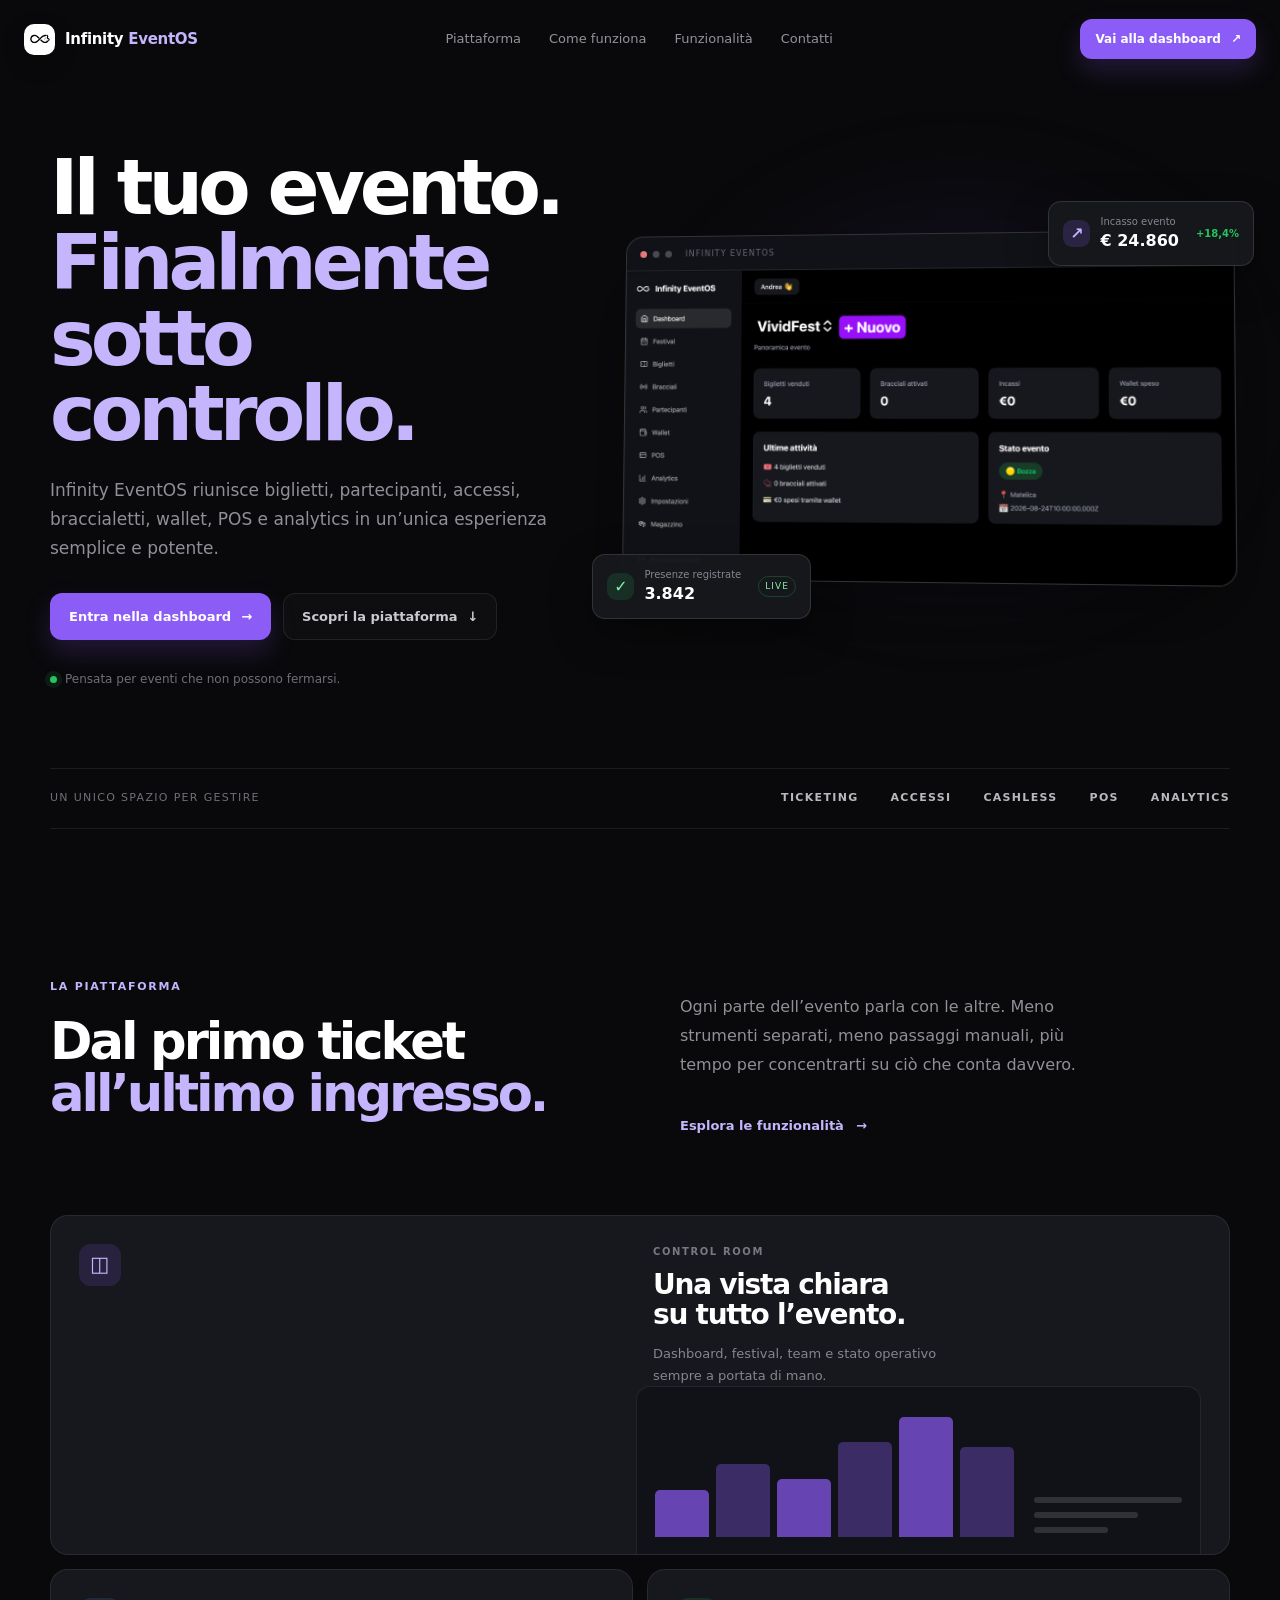
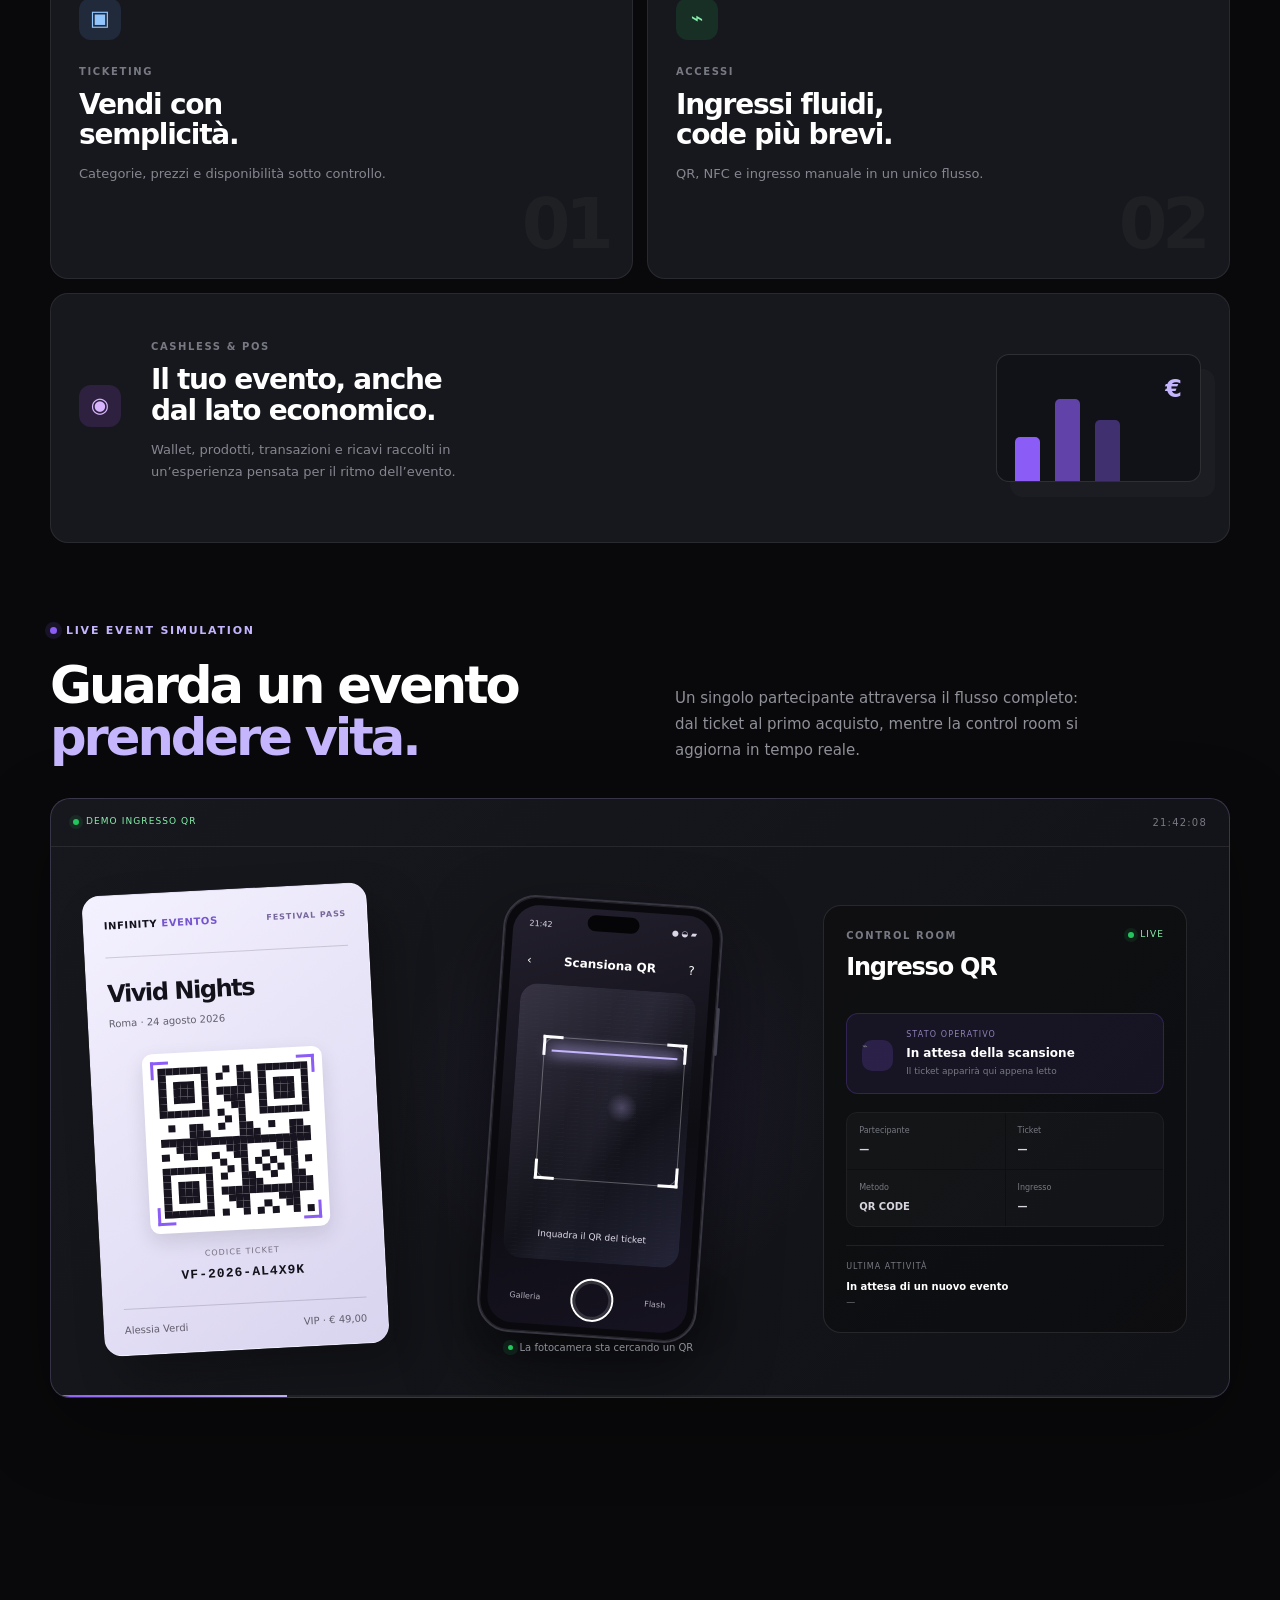
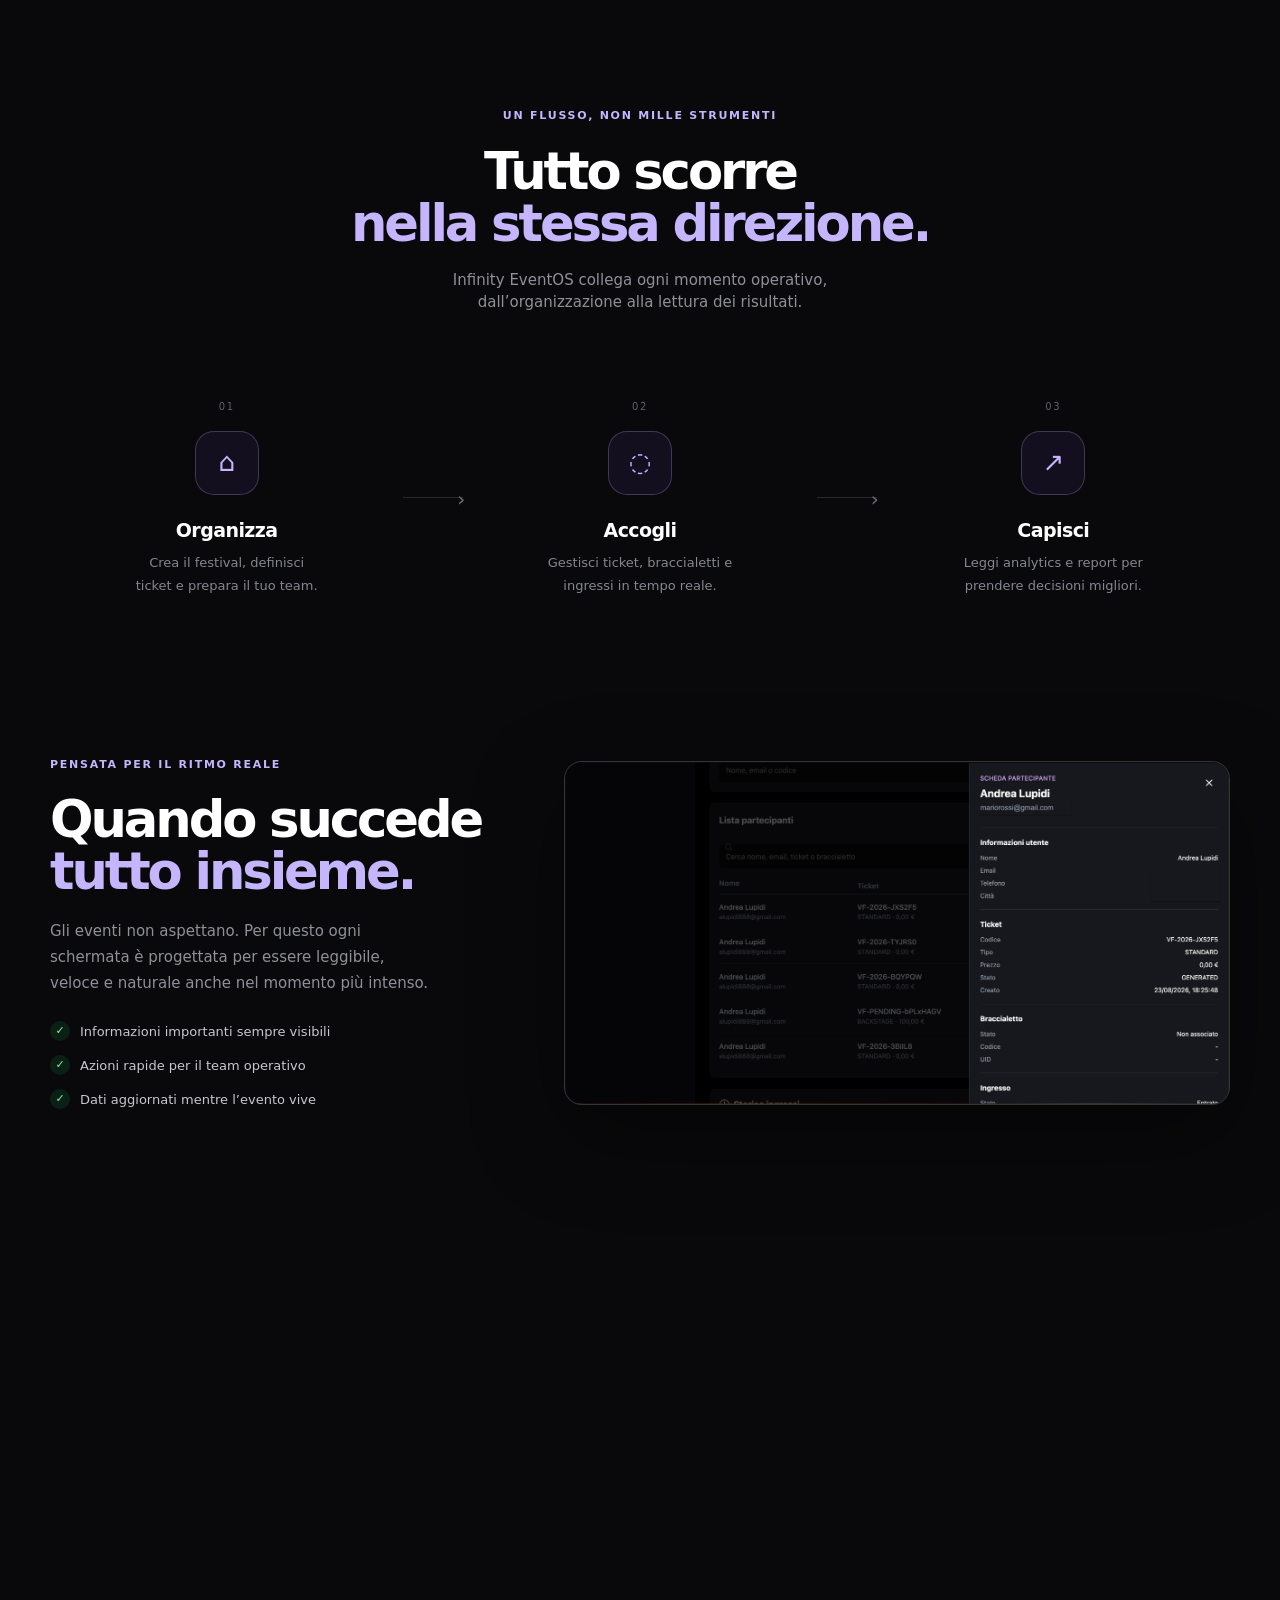
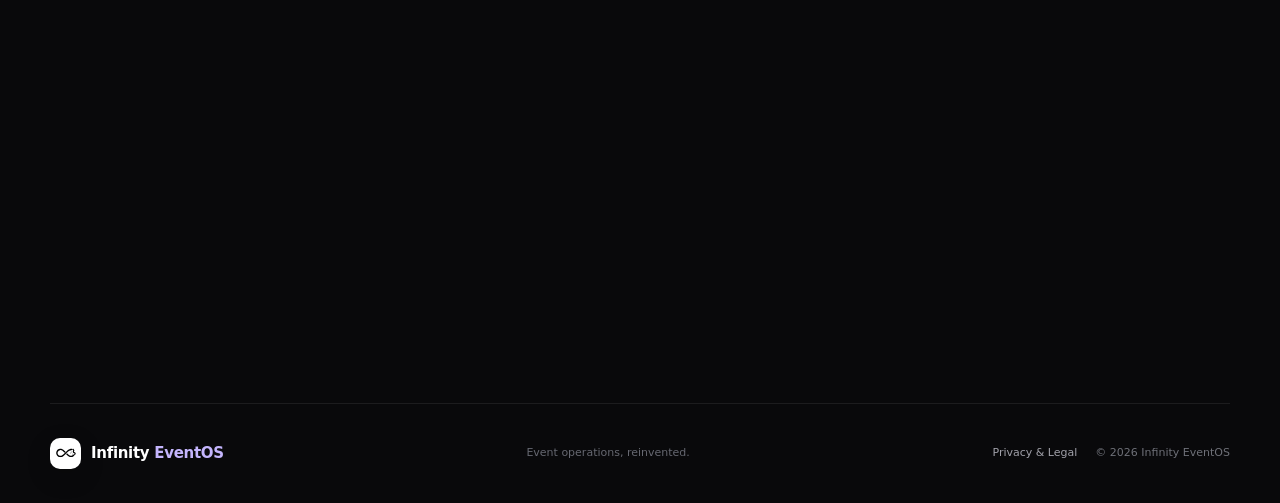
<file: index.html>
<!doctype html>
<html lang="it">
  <head>
    <meta charset="UTF-8" />
    <meta name="google-site-verification" content="gwNJMZ2VIuvEpmgbYv05EpZEx8xvgi2Z0aLik2SFfnM" />
    <meta name="viewport" content="width=device-width, initial-scale=1.0" />
    <meta name="theme-color" content="#09090b" />
    <meta name="description" content="Infinity EventOS: la piattaforma per organizzare, vendere e vivere eventi senza attriti." />
    <title>Infinity EventOS — Tutto il tuo evento, in un unico posto</title>
    <link rel="icon" href="favicon.svg" type="image/svg+xml" />
    <link rel="stylesheet" href="site.css" />
  </head>
  <body>
    <div class="cursor-spotlight" aria-hidden="true"></div>
    <header class="site-header" id="top">
      <a class="brand" href="#top" aria-label="Infinity EventOS home">
        <span class="brand-mark"><img src="favicon.svg" alt="" /></span>
        <span>Infinity <em>EventOS</em></span>
      </a>

      <nav class="desktop-nav" aria-label="Navigazione principale">
        <a href="#piattaforma">Piattaforma</a>
        <a href="#flusso">Come funziona</a>
        <a href="#funzionalita">Funzionalità</a>
        <a href="#contatti">Contatti</a>
      </nav>

      <a class="button button-small button-primary header-cta" href="https://infinityeventos.dpdns.org/dashboard">
        Vai alla dashboard <span aria-hidden="true">↗</span>
      </a>
      <button class="menu-toggle" type="button" aria-label="Apri menu" aria-expanded="false">
        <span></span><span></span>
      </button>
    </header>

    <div class="mobile-menu" aria-hidden="true">
      <a href="#piattaforma">Piattaforma</a>
      <a href="#flusso">Come funziona</a>
      <a href="#funzionalita">Funzionalità</a>
      <a href="#contatti">Contatti</a>
      <a class="button button-primary" href="https://infinityeventos.dpdns.org/dashboard">Apri la dashboard ↗</a>
    </div>

    <main>
      <section class="hero section-shell">
        <div class="hero-copy reveal">
          <h1>Il tuo evento.<br /><span>Finalmente sotto controllo.</span></h1>
          <p class="hero-lead">Infinity EventOS riunisce biglietti, partecipanti, accessi, braccialetti, wallet, POS e analytics in un’unica esperienza semplice e potente.</p>
          <div class="hero-actions">
            <a class="button button-primary" href="https://infinityeventos.dpdns.org/dashboard">Entra nella dashboard <span>→</span></a>
            <a class="button button-ghost" href="#piattaforma">Scopri la piattaforma <span>↓</span></a>
          </div>
          <div class="hero-note"><span class="status-dot"></span> Pensata per eventi che non possono fermarsi.</div>
        </div>

        <div class="hero-visual reveal reveal-delay-1" aria-label="Anteprima della dashboard">
          <div class="visual-glow"></div>
          <div class="dashboard-window">
            <div class="window-bar"><span></span><span></span><span></span><small>infinity eventOS</small></div>
            <!-- SCREENSHOT HERO: inserisci assets/screenshots/dashboard-overview.webp, 1440x900 px -->
            <img class="screen-image" src="assets/screenshots/dashboard-overview.png" alt="Anteprima dashboard Infinity EventOS" onerror="this.style.display='none'; this.nextElementSibling.style.display='grid';" />
            <div class="screen-placeholder hero-placeholder"><span class="placeholder-icon">✦</span><strong>La tua control room</strong><small>Inserisci qui lo screenshot principale della dashboard</small></div>
          </div>
          <div class="floating-card floating-card-top"><span class="mini-icon purple">↗</span><div><small>Incasso evento</small><strong>€ 24.860</strong></div><b>+18,4%</b></div>
          <div class="floating-card floating-card-bottom"><span class="mini-icon green">✓</span><div><small>Presenze registrate</small><strong>3.842</strong></div><span class="live-label">LIVE</span></div>
        </div>
      </section>

      <section class="trust-strip section-shell reveal" aria-label="Aree gestite">
        <span>Un unico spazio per gestire</span>
        <div><b>Ticketing</b><b>Accessi</b><b>Cashless</b><b>POS</b><b>Analytics</b></div>
      </section>

      <section class="intro section-shell" id="piattaforma">
        <div class="section-heading reveal"><div class="eyebrow">La piattaforma</div><h2>Dal primo ticket<br /><span>all’ultimo ingresso.</span></h2></div>
        <div class="intro-copy reveal reveal-delay-1"><p>Ogni parte dell’evento parla con le altre. Meno strumenti separati, meno passaggi manuali, più tempo per concentrarti su ciò che conta davvero.</p><a class="text-link" href="#funzionalita">Esplora le funzionalità <span>→</span></a></div>
      </section>

      <section class="feature-grid section-shell" id="funzionalita">
        <article class="feature-card feature-card-large reveal"><div class="feature-icon purple-bg">◫</div><div><span class="feature-kicker">CONTROL ROOM</span><h3>Una vista chiara<br />su tutto l’evento.</h3><p>Dashboard, festival, team e stato operativo sempre a portata di mano.</p></div><div class="feature-visual dashboard-mini"><div class="mini-chart"><i style="height:35%"></i><i style="height:55%"></i><i style="height:44%"></i><i style="height:72%"></i><i style="height:91%"></i><i style="height:68%"></i></div><div class="mini-lines"><span></span><span></span><span></span></div></div></article>
        <article class="feature-card reveal reveal-delay-1"><div class="feature-icon blue-bg">▣</div><span class="feature-kicker">TICKETING</span><h3>Vendi con<br />semplicità.</h3><p>Categorie, prezzi e disponibilità sotto controllo.</p><div class="feature-number">01</div></article>
        <article class="feature-card reveal reveal-delay-2"><div class="feature-icon green-bg">⌁</div><span class="feature-kicker">ACCESSI</span><h3>Ingressi fluidi,<br />code più brevi.</h3><p>QR, NFC e ingresso manuale in un unico flusso.</p><div class="feature-number">02</div></article>
        <article class="feature-card feature-card-wide reveal"><div class="feature-icon violet-bg">◉</div><div><span class="feature-kicker">CASHLESS & POS</span><h3>Il tuo evento, anche<br />dal lato economico.</h3><p>Wallet, prodotti, transazioni e ricavi raccolti in un’esperienza pensata per il ritmo dell’evento.</p></div><div class="wallet-art"><span>€</span><i></i><i></i><i></i></div></article>
      </section>

      <section class="live-demo section-shell reveal" id="demo-live" aria-label="Demo automatica Infinity EventOS">
        <div class="live-demo-heading">
          <div class="eyebrow"><span class="eyebrow-dot"></span> Live event simulation</div>
          <h2>Guarda un evento<br /><span>prendere vita.</span></h2>
          <p>Un singolo partecipante attraversa il flusso completo: dal ticket al primo acquisto, mentre la control room si aggiorna in tempo reale.</p>
        </div>
        <div class="live-demo-panel" data-live-demo>
          <div class="live-demo-topbar"><span class="live-label"><i></i> DEMO INGRESSO QR</span><span class="demo-clock">21:42:08</span></div>
          <div class="scanner-demo-body">
            <div class="ticket-preview">
              <div class="ticket-top"><span class="ticket-brand">INFINITY <em>EVENTOS</em></span><span class="ticket-type">FESTIVAL PASS</span></div>
              <div class="ticket-event"><strong>Vivid Nights</strong><small>Roma · 24 agosto 2026</small></div>
              <div class="ticket-qr-wrap"><div class="ticket-qr" data-demo-qr aria-label="QR code del ticket"></div><span class="qr-corner qr-corner-tl"></span><span class="qr-corner qr-corner-tr"></span><span class="qr-corner qr-corner-bl"></span><span class="qr-corner qr-corner-br"></span></div>
              <div class="ticket-code"><small>CODICE TICKET</small><strong>VF-2026-AL4X9K</strong></div>
              <div class="ticket-footer"><span>Alessia Verdi</span><span>VIP · € 49,00</span></div>
            </div>
            <div class="phone-stage">
              <div class="phone-shadow"></div>
              <div class="demo-phone" data-demo-phone>
                <div class="phone-speaker"></div><div class="phone-screen">
                  <div class="phone-status"><span>21:42</span><span>● ◒ ▰</span></div>
                  <div class="camera-header"><span>‹</span><strong>Scansiona QR</strong><span>?</span></div>
                  <div class="camera-view"><div class="camera-noise"></div><div class="scan-frame"><i></i><i></i><i></i><i></i><b data-scan-line></b></div><span class="camera-hint" data-camera-hint>Inquadra il QR del ticket</span></div>
                  <div class="camera-bottom"><span>Galleria</span><div class="shutter"></div><span>Flash</span></div>
                  <div class="scan-result" data-scan-result><span>✓</span><div><strong data-scan-title>QR riconosciuto</strong><small data-scan-copy>Verifica in corso...</small></div></div>
                </div>
              </div>
              <div class="phone-caption"><span class="status-dot"></span><span data-camera-status>La fotocamera sta cercando un QR</span></div>
            </div>
            <div class="scan-dashboard">
              <div class="scan-dashboard-head"><div><span class="feature-kicker">CONTROL ROOM</span><h3>Ingresso QR</h3></div><span class="scan-live"><i></i> LIVE</span></div>
              <div class="scan-state" data-scan-state><span class="scan-state-icon">⌁</span><div><small>STATO OPERATIVO</small><strong data-state-title>In attesa della scansione</strong><span data-state-copy>Il ticket apparirà qui appena letto</span></div></div>
              <div class="scan-data"><div><small>Partecipante</small><strong data-scan-person>—</strong></div><div><small>Ticket</small><strong data-scan-ticket>—</strong></div><div><small>Metodo</small><strong>QR CODE</strong></div><div><small>Ingresso</small><strong data-scan-entrance>—</strong></div></div>
              <div class="scan-log"><span>ULTIMA ATTIVITÀ</span><strong data-scan-log>In attesa di un nuovo evento</strong><small data-scan-log-time>—</small></div>
            </div>
          </div>
          <div class="demo-progress"><span data-demo-progress></span></div>
        </div>
      </section>

      <section class="flow-section section-shell" id="flusso">
        <div class="section-heading centered reveal"><div class="eyebrow">Un flusso, non mille strumenti</div><h2>Tutto scorre<br /><span>nella stessa direzione.</span></h2><p>Infinity EventOS collega ogni momento operativo, dall’organizzazione alla lettura dei risultati.</p></div>
        <div class="flow-grid">
          <div class="flow-step reveal"><span class="flow-index">01</span><div class="flow-icon">⌂</div><h3>Organizza</h3><p>Crea il festival, definisci ticket e prepara il tuo team.</p></div>
          <div class="flow-line"></div>
          <div class="flow-step reveal reveal-delay-1"><span class="flow-index">02</span><div class="flow-icon">◌</div><h3>Accogli</h3><p>Gestisci ticket, braccialetti e ingressi in tempo reale.</p></div>
          <div class="flow-line"></div>
          <div class="flow-step reveal reveal-delay-2"><span class="flow-index">03</span><div class="flow-icon">↗</div><h3>Capisci</h3><p>Leggi analytics e report per prendere decisioni migliori.</p></div>
        </div>
      </section>

      <section class="showcase section-shell">
        <div class="showcase-copy reveal"><div class="eyebrow">Pensata per il ritmo reale</div><h2>Quando succede<br /><span>tutto insieme.</span></h2><p>Gli eventi non aspettano. Per questo ogni schermata è progettata per essere leggibile, veloce e naturale anche nel momento più intenso.</p><ul class="check-list"><li><span>✓</span> Informazioni importanti sempre visibili</li><li><span>✓</span> Azioni rapide per il team operativo</li><li><span>✓</span> Dati aggiornati mentre l’evento vive</li></ul></div>
        <div class="showcase-mockup reveal reveal-delay-1">
          <!-- SCREENSHOT OPERATIVO: inserisci assets/screenshots/participants.webp, 1200x850 px -->
          <img class="screen-image" src="assets/screenshots/participants.png" alt="Vista partecipanti Infinity EventOS" onerror="this.style.display='none'; this.nextElementSibling.style.display='grid';" />
          <div class="screen-placeholder"><span class="placeholder-icon">◎</span><strong>Partecipanti e accessi</strong><small>Screenshot consigliato: lista partecipanti con dettaglio aperto</small></div>
        </div>
      </section>

      <section class="stats-section section-shell reveal"><div><strong data-count="6">0</strong><span>moduli connessi</span></div><div><strong data-count="1">0</strong><span>control room</span></div><div><strong data-count="24">0</strong><span>ore di visibilità</span></div><div><strong>∞</strong><span>possibilità</span></div></section>

      <section class="cta-section section-shell" id="contatti"><div class="cta-card reveal"><div><div class="eyebrow">Pronto per il prossimo evento?</div><h2>Porta ordine<br /><span>nel movimento.</span></h2><p>Scopri Infinity EventOS e inizia a vedere il tuo evento da una prospettiva completamente nuova.</p></div><a class="button button-ghost" href="mailto:infinityeventsit@gmail.com">Contattaci <span>↓</span></a></div></section>
    </main>

    <footer class="site-footer section-shell"><a class="brand" href="#top"><span class="brand-mark"><img src="favicon.svg" alt="" /></span><span>Infinity <em>EventOS</em></span></a><p>Event operations, reinvented.</p><div class="footer-legal"><a href="legal.html">Privacy & Legal</a><span>© 2026 Infinity EventOS</span></div></footer>
    <script src="site.js"></script>
  </body>
</html>
</file>
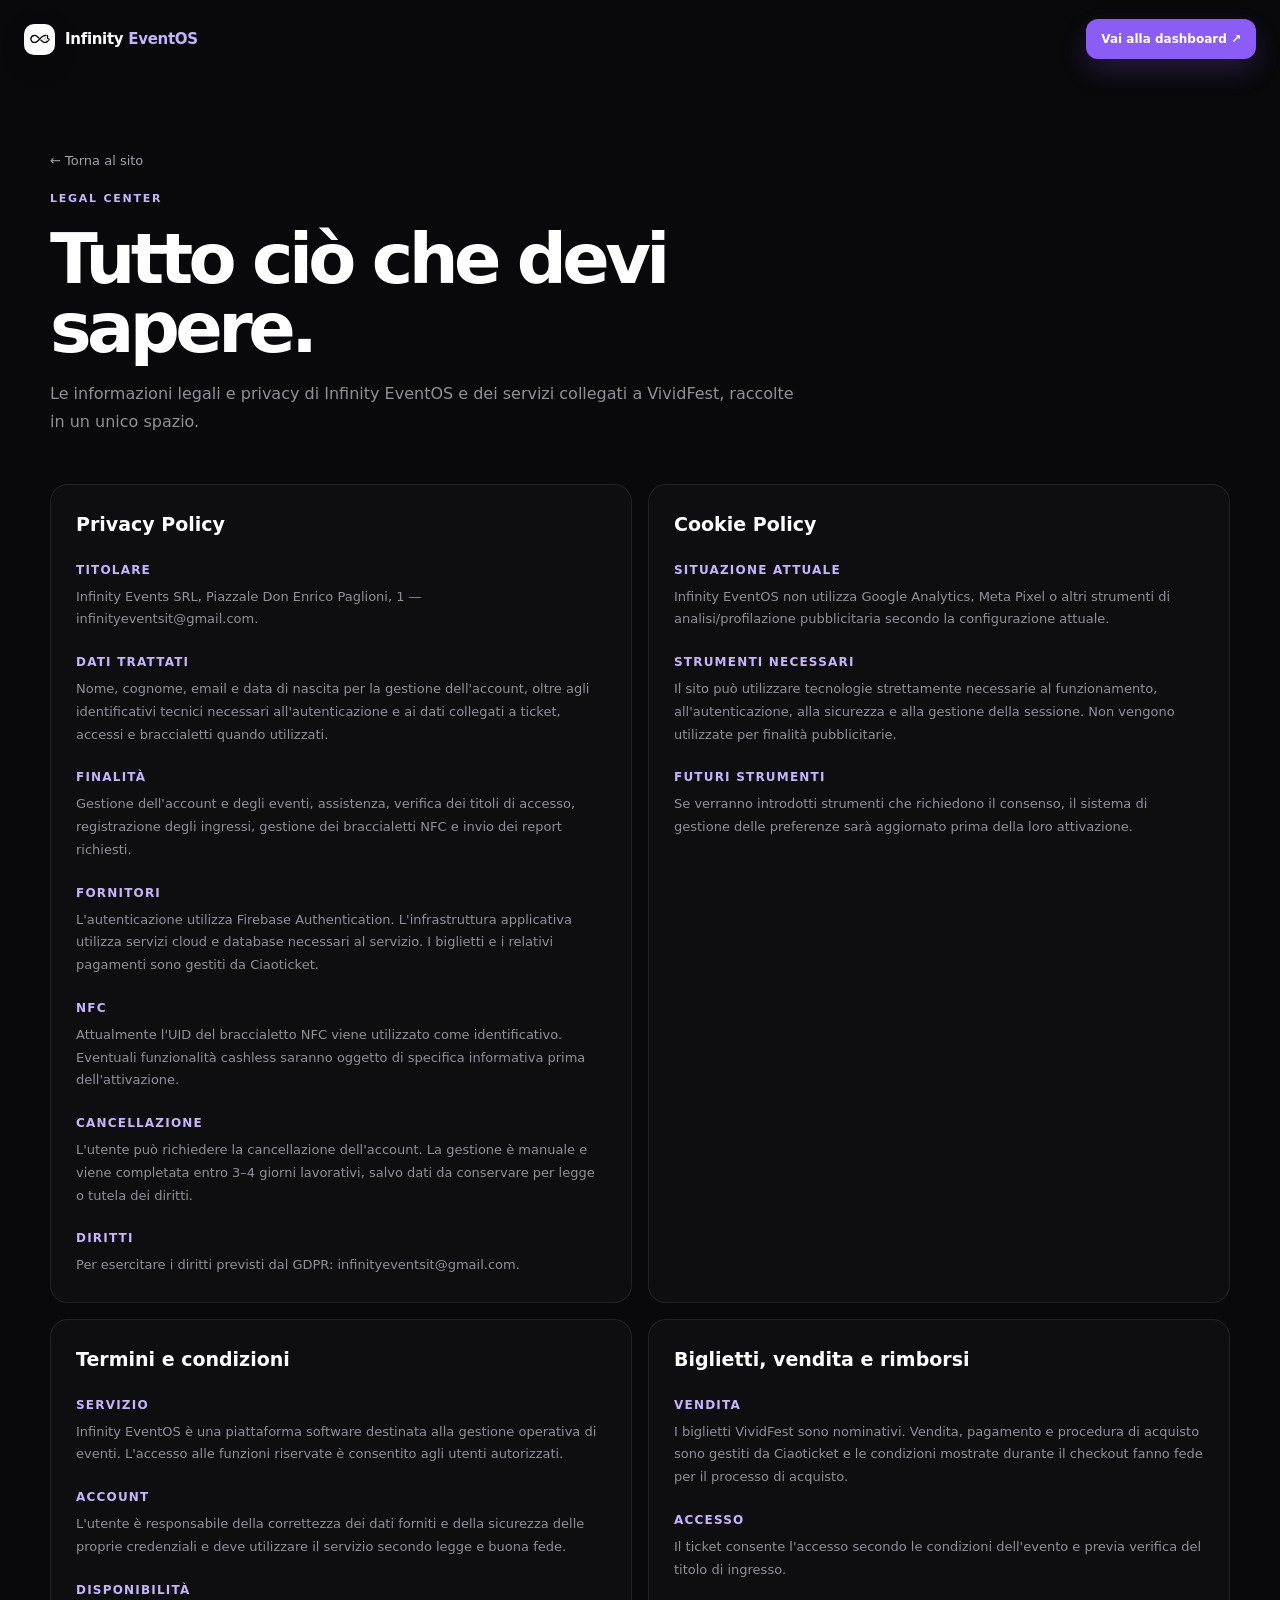
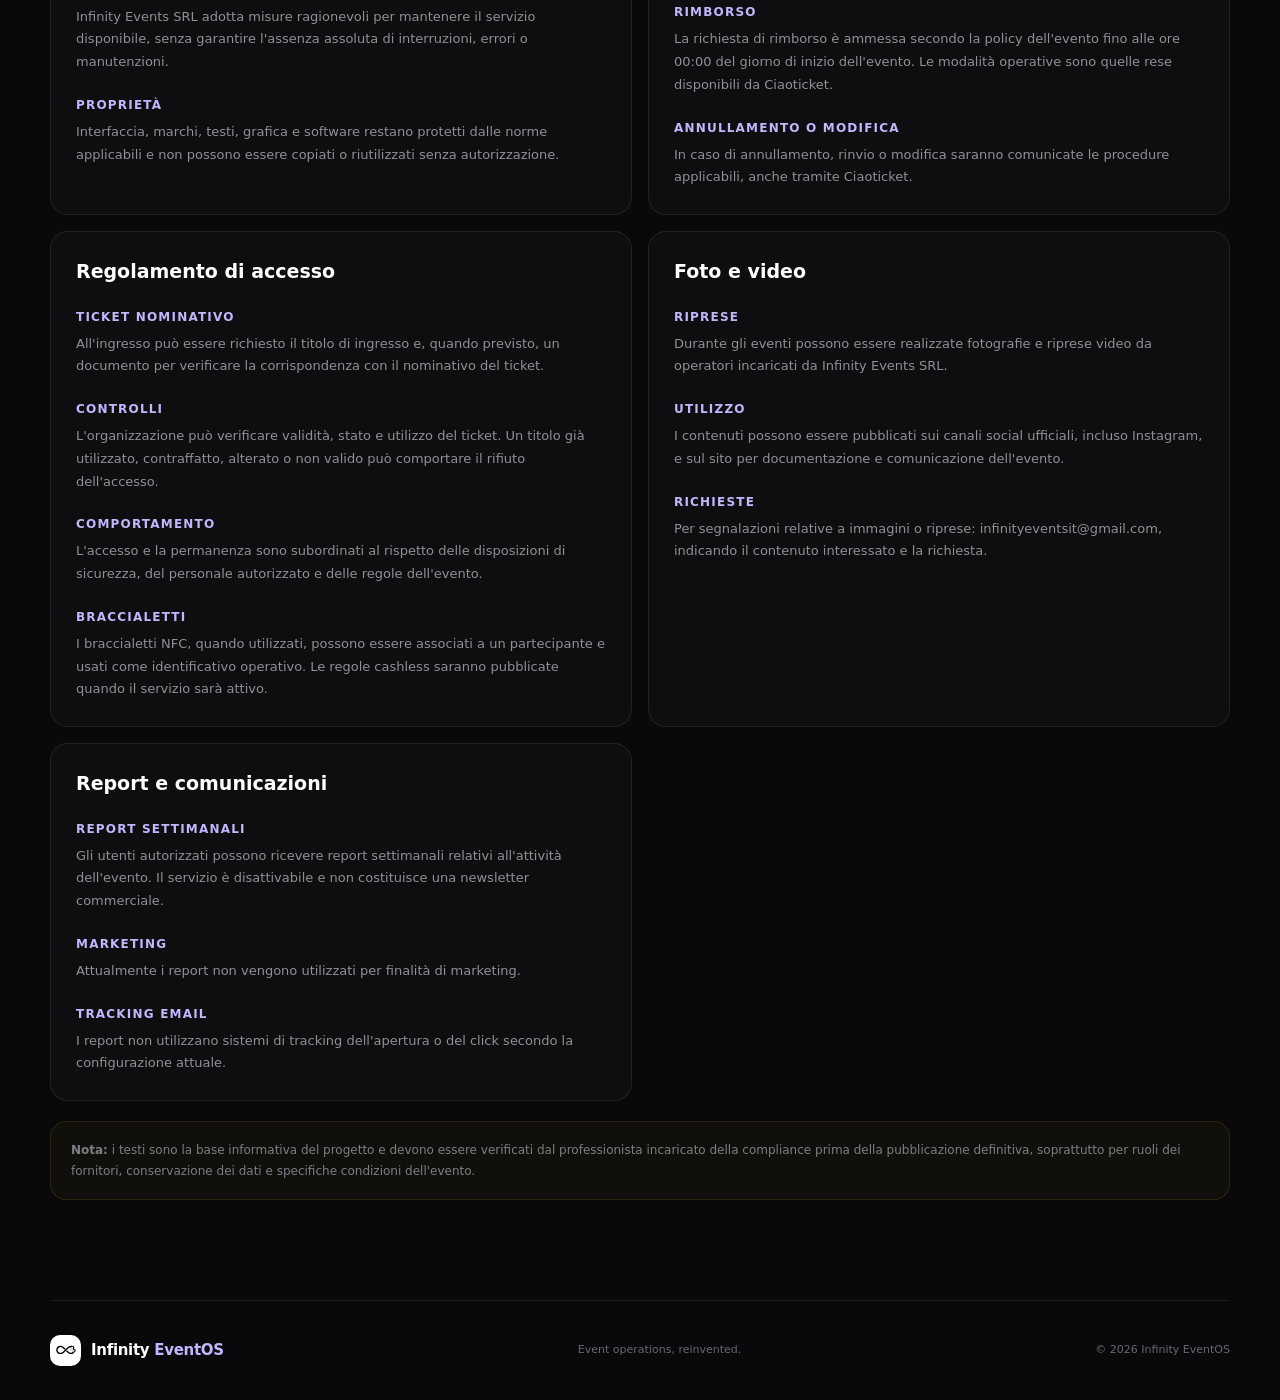
<file: legal.html>
<!doctype html>
<html lang="it">
<head>
<meta charset="UTF-8">
<meta name="viewport" content="width=device-width, initial-scale=1.0">
<meta name="theme-color" content="#09090b">
<meta name="description" content="Centro legale e privacy di Infinity EventOS.">
<title>Legal Center — Infinity EventOS</title>
<link rel="icon" href="favicon.svg" type="image/svg+xml">
<link rel="stylesheet" href="site.css">
<style>
.legal-page{padding:70px 0 100px}.legal-head{max-width:760px;margin-bottom:48px}.legal-head h1{font-size:clamp(42px,6vw,70px);margin:18px 0}.legal-head p{color:var(--muted);font-size:16px;line-height:1.75}.legal-grid{display:grid;grid-template-columns:repeat(2,minmax(0,1fr));gap:16px}.legal-card{background:rgba(255,255,255,.025);border:1px solid var(--line);border-radius:18px;padding:25px}.legal-card h2{font-size:19px;margin:0 0 18px}.legal-card h3{font-size:12px;text-transform:uppercase;letter-spacing:.1em;color:var(--purple-soft);margin:22px 0 7px}.legal-card p{font-size:13px;color:var(--muted);line-height:1.75;margin:0}.legal-note{margin-top:20px;padding:18px 20px;border:1px solid rgba(251,191,36,.12);background:rgba(251,191,36,.035);border-radius:16px;color:#7d7e86;font-size:12px;line-height:1.7}.legal-back{display:inline-flex;margin-bottom:20px;color:#a1a1aa;font-size:13px}.legal-back:hover{color:#fff}@media(max-width:760px){.legal-page{padding:45px 0 70px}.legal-grid{grid-template-columns:1fr}.legal-card{padding:21px}}
</style>
</head>
<body>
<header class="site-header">
<a class="brand" href="/"><span class="brand-mark"><img src="favicon.svg" alt=""></span><span>Infinity <em>EventOS</em></span></a>
<a class="button button-small button-primary" href="https://infinityeventos.dpdns.org/dashboard">Vai alla dashboard ↗</a>
</header>
<main class="legal-page section-shell">
<a class="legal-back" href="/">← Torna al sito</a>
<div class="legal-head"><div class="eyebrow">Legal Center</div><h1>Tutto ciò che devi sapere.</h1><p>Le informazioni legali e privacy di Infinity EventOS e dei servizi collegati a VividFest, raccolte in un unico spazio.</p></div>
<div class="legal-grid">
<section class="legal-card"><h2>Privacy Policy</h2><h3>Titolare</h3><p>Infinity Events SRL, Piazzale Don Enrico Paglioni, 1 — infinityeventsit@gmail.com.</p><h3>Dati trattati</h3><p>Nome, cognome, email e data di nascita per la gestione dell'account, oltre agli identificativi tecnici necessari all'autenticazione e ai dati collegati a ticket, accessi e braccialetti quando utilizzati.</p><h3>Finalità</h3><p>Gestione dell'account e degli eventi, assistenza, verifica dei titoli di accesso, registrazione degli ingressi, gestione dei braccialetti NFC e invio dei report richiesti.</p><h3>Fornitori</h3><p>L'autenticazione utilizza Firebase Authentication. L'infrastruttura applicativa utilizza servizi cloud e database necessari al servizio. I biglietti e i relativi pagamenti sono gestiti da Ciaoticket.</p><h3>NFC</h3><p>Attualmente l'UID del braccialetto NFC viene utilizzato come identificativo. Eventuali funzionalità cashless saranno oggetto di specifica informativa prima dell'attivazione.</p><h3>Cancellazione</h3><p>L'utente può richiedere la cancellazione dell'account. La gestione è manuale e viene completata entro 3–4 giorni lavorativi, salvo dati da conservare per legge o tutela dei diritti.</p><h3>Diritti</h3><p>Per esercitare i diritti previsti dal GDPR: infinityeventsit@gmail.com.</p></section>
<section class="legal-card"><h2>Cookie Policy</h2><h3>Situazione attuale</h3><p>Infinity EventOS non utilizza Google Analytics, Meta Pixel o altri strumenti di analisi/profilazione pubblicitaria secondo la configurazione attuale.</p><h3>Strumenti necessari</h3><p>Il sito può utilizzare tecnologie strettamente necessarie al funzionamento, all'autenticazione, alla sicurezza e alla gestione della sessione. Non vengono utilizzate per finalità pubblicitarie.</p><h3>Futuri strumenti</h3><p>Se verranno introdotti strumenti che richiedono il consenso, il sistema di gestione delle preferenze sarà aggiornato prima della loro attivazione.</p></section>
<section class="legal-card"><h2>Termini e condizioni</h2><h3>Servizio</h3><p>Infinity EventOS è una piattaforma software destinata alla gestione operativa di eventi. L'accesso alle funzioni riservate è consentito agli utenti autorizzati.</p><h3>Account</h3><p>L'utente è responsabile della correttezza dei dati forniti e della sicurezza delle proprie credenziali e deve utilizzare il servizio secondo legge e buona fede.</p><h3>Disponibilità</h3><p>Infinity Events SRL adotta misure ragionevoli per mantenere il servizio disponibile, senza garantire l'assenza assoluta di interruzioni, errori o manutenzioni.</p><h3>Proprietà</h3><p>Interfaccia, marchi, testi, grafica e software restano protetti dalle norme applicabili e non possono essere copiati o riutilizzati senza autorizzazione.</p></section>
<section class="legal-card"><h2>Biglietti, vendita e rimborsi</h2><h3>Vendita</h3><p>I biglietti VividFest sono nominativi. Vendita, pagamento e procedura di acquisto sono gestiti da Ciaoticket e le condizioni mostrate durante il checkout fanno fede per il processo di acquisto.</p><h3>Accesso</h3><p>Il ticket consente l'accesso secondo le condizioni dell'evento e previa verifica del titolo di ingresso.</p><h3>Rimborso</h3><p>La richiesta di rimborso è ammessa secondo la policy dell'evento fino alle ore 00:00 del giorno di inizio dell'evento. Le modalità operative sono quelle rese disponibili da Ciaoticket.</p><h3>Annullamento o modifica</h3><p>In caso di annullamento, rinvio o modifica saranno comunicate le procedure applicabili, anche tramite Ciaoticket.</p></section>
<section class="legal-card"><h2>Regolamento di accesso</h2><h3>Ticket nominativo</h3><p>All'ingresso può essere richiesto il titolo di ingresso e, quando previsto, un documento per verificare la corrispondenza con il nominativo del ticket.</p><h3>Controlli</h3><p>L'organizzazione può verificare validità, stato e utilizzo del ticket. Un titolo già utilizzato, contraffatto, alterato o non valido può comportare il rifiuto dell'accesso.</p><h3>Comportamento</h3><p>L'accesso e la permanenza sono subordinati al rispetto delle disposizioni di sicurezza, del personale autorizzato e delle regole dell'evento.</p><h3>Braccialetti</h3><p>I braccialetti NFC, quando utilizzati, possono essere associati a un partecipante e usati come identificativo operativo. Le regole cashless saranno pubblicate quando il servizio sarà attivo.</p></section>
<section class="legal-card"><h2>Foto e video</h2><h3>Riprese</h3><p>Durante gli eventi possono essere realizzate fotografie e riprese video da operatori incaricati da Infinity Events SRL.</p><h3>Utilizzo</h3><p>I contenuti possono essere pubblicati sui canali social ufficiali, incluso Instagram, e sul sito per documentazione e comunicazione dell'evento.</p><h3>Richieste</h3><p>Per segnalazioni relative a immagini o riprese: infinityeventsit@gmail.com, indicando il contenuto interessato e la richiesta.</p></section>
<section class="legal-card"><h2>Report e comunicazioni</h2><h3>Report settimanali</h3><p>Gli utenti autorizzati possono ricevere report settimanali relativi all'attività dell'evento. Il servizio è disattivabile e non costituisce una newsletter commerciale.</p><h3>Marketing</h3><p>Attualmente i report non vengono utilizzati per finalità di marketing.</p><h3>Tracking email</h3><p>I report non utilizzano sistemi di tracking dell'apertura o del click secondo la configurazione attuale.</p></section>
</div>
<div class="legal-note"><strong>Nota:</strong> i testi sono la base informativa del progetto e devono essere verificati dal professionista incaricato della compliance prima della pubblicazione definitiva, soprattutto per ruoli dei fornitori, conservazione dei dati e specifiche condizioni dell'evento.</div>
</main>
<footer class="site-footer section-shell"><a class="brand" href="/"><span class="brand-mark"><img src="favicon.svg" alt=""></span><span>Infinity <em>EventOS</em></span></a><p>Event operations, reinvented.</p><span>© 2026 Infinity EventOS</span></footer>
</body>
</html>
</file>
<file: site.css>
:root{--ink:#09090b;--surface:#111217;--card:#17181d;--line:rgba(255,255,255,.08);--muted:#8f9098;--soft:#c9c9d0;--purple:#8b5cf6;--purple-soft:#c4b5fd;--green:#22c55e;--blue:#60a5fa;--max:1180px}
*{box-sizing:border-box}html{scroll-behavior:smooth}body{margin:0;background:var(--ink);color:#fff;font-family:Inter,ui-sans-serif,system-ui,-apple-system,BlinkMacSystemFont,"Segoe UI",sans-serif;line-height:1.5;overflow-x:hidden}a{color:inherit;text-decoration:none}.section-shell{width:min(var(--max),calc(100% - 48px));margin-inline:auto}.site-header{height:78px;width:min(1280px,calc(100% - 48px));margin:auto;display:flex;align-items:center;justify-content:space-between;gap:28px;position:relative;z-index:10}.brand{display:inline-flex;align-items:center;gap:10px;font-size:15px;font-weight:750;letter-spacing:-.02em;white-space:nowrap}.brand em{font-style:normal;color:var(--purple-soft)}.brand-mark{width:31px;height:31px;border-radius:10px;display:grid;place-items:center;background:#fff;box-shadow:0 8px 24px rgba(0,0,0,.2)}.brand-mark img{width:22px;height:22px;filter:brightness(0)}.desktop-nav{display:flex;gap:28px;color:#92939a;font-size:13px}.desktop-nav a{transition:color .2s ease}.desktop-nav a:hover{color:#fff}.button{display:inline-flex;align-items:center;justify-content:center;gap:10px;border-radius:12px;padding:13px 18px;border:1px solid transparent;font-size:13px;font-weight:700;transition:transform .2s ease,background .2s ease,border-color .2s ease;cursor:pointer}.button:hover{transform:translateY(-2px)}.button-primary{background:var(--purple);box-shadow:0 12px 26px rgba(139,92,246,.2)}.button-primary:hover{background:#a78bfa}.button-ghost{border-color:var(--line);color:var(--soft);background:rgba(255,255,255,.025)}.button-ghost:hover{background:rgba(255,255,255,.08);border-color:rgba(255,255,255,.16)}.button-small{padding:10px 14px;font-size:12px}.button-light{background:#fff;color:#111217;padding:14px 19px}.button-light:hover{background:#e8e8eb}.menu-toggle,.mobile-menu{display:none}.hero{min-height:690px;display:grid;grid-template-columns: .91fr 1.09fr;align-items:center;gap:56px;padding-top:48px;padding-bottom:80px}.eyebrow{color:var(--purple-soft);font-size:11px;text-transform:uppercase;letter-spacing:.16em;font-weight:750;display:flex;align-items:center;gap:9px}.eyebrow-dot{width:7px;height:7px;border-radius:50%;background:var(--purple);box-shadow:0 0 0 5px rgba(139,92,246,.12)}h1,h2,h3,p{margin-top:0}h1{font-size:clamp(46px,6vw,82px);line-height:.98;letter-spacing:-.065em;margin:24px 0 25px}h1 span,h2 span{color:var(--purple-soft)}.hero-lead{max-width:510px;color:var(--muted);font-size:17px;line-height:1.7}.hero-actions{display:flex;gap:12px;flex-wrap:wrap;margin:30px 0}.hero-note{color:#6e7078;font-size:12px;display:flex;align-items:center;gap:8px}.status-dot{width:7px;height:7px;background:var(--green);border-radius:50%;box-shadow:0 0 0 5px rgba(34,197,94,.1)}.hero-visual{position:relative;min-height:480px;display:grid;place-items:center}.visual-glow{position:absolute;width:420px;height:300px;background:rgba(139,92,246,.12);filter:blur(70px);border-radius:50%;top:75px;right:60px}.dashboard-window,.showcase-mockup{position:relative;width:100%;border:1px solid rgba(255,255,255,.14);background:#111217;border-radius:18px;box-shadow:0 30px 90px rgba(0,0,0,.42);overflow:hidden;transform:perspective(1000px) rotateY(-4deg) rotateX(2deg)}.window-bar{height:35px;display:flex;align-items:center;gap:6px;padding:0 14px;border-bottom:1px solid var(--line);color:#666872;font-size:10px}.window-bar span{width:7px;height:7px;border-radius:50%;background:#494a50}.window-bar span:first-child{background:#e87979}.window-bar small{margin-left:8px;letter-spacing:.12em;text-transform:uppercase}.screen-image{display:block;width:100%;height:auto;min-height:250px;object-fit:cover}.screen-placeholder{min-height:330px;display:none;place-items:center;align-content:center;gap:9px;text-align:center;color:#858690;padding:40px}.screen-placeholder strong{color:#dedee3;font-size:16px}.screen-placeholder small{font-size:11px;color:#777983}.placeholder-icon{display:grid;place-items:center;width:50px;height:50px;border:1px solid rgba(196,181,253,.3);border-radius:15px;color:var(--purple-soft);font-size:24px;margin-bottom:6px}.hero-placeholder{min-height:385px}.floating-card{position:absolute;display:flex;align-items:center;gap:10px;background:rgba(23,24,29,.96);border:1px solid rgba(255,255,255,.12);box-shadow:0 15px 40px rgba(0,0,0,.35);border-radius:13px;padding:12px 14px;z-index:2}.floating-card small{display:block;color:#858690;font-size:10px}.floating-card strong{display:block;font-size:16px}.floating-card b{font-size:10px;color:var(--green);margin-left:7px}.floating-card-top{top:34px;right:-24px}.floating-card-bottom{bottom:28px;left:-25px}.mini-icon{width:27px;height:27px;border-radius:9px;display:grid;place-items:center;font-weight:800}.mini-icon.purple{background:rgba(139,92,246,.18);color:var(--purple-soft)}.mini-icon.green{background:rgba(34,197,94,.14);color:#86efac}.live-label{font-size:9px;letter-spacing:.12em;color:#86efac;border:1px solid rgba(34,197,94,.25);border-radius:99px;padding:3px 6px;margin-left:7px}.trust-strip{border-top:1px solid var(--line);border-bottom:1px solid var(--line);padding:21px 0;display:flex;align-items:center;justify-content:space-between;gap:25px;color:#6e7078;font-size:11px;text-transform:uppercase;letter-spacing:.12em}.trust-strip div{display:flex;gap:32px;color:#b8b8bf}.intro{display:grid;grid-template-columns:1fr 1fr;gap:80px;padding-top:150px;padding-bottom:75px}.section-heading h2,.showcase h2,.cta-card h2{font-size:clamp(38px,4vw,60px);line-height:1.02;letter-spacing:-.06em;margin:20px 0}.intro-copy{align-self:end;max-width:430px;color:var(--muted);font-size:16px;line-height:1.8}.text-link{display:inline-flex;gap:12px;color:var(--purple-soft);font-size:13px;font-weight:700;margin-top:18px}.text-link span{transition:transform .2s}.text-link:hover span{transform:translateX(4px)}.feature-grid{display:grid;grid-template-columns:1fr 1fr;gap:14px}.feature-card{position:relative;min-height:310px;border:1px solid var(--line);border-radius:18px;background:var(--card);padding:28px;overflow:hidden;transition:transform .25s ease,border-color .25s ease}.feature-card:hover{transform:translateY(-5px);border-color:rgba(196,181,253,.25)}.feature-card-large{grid-column:span 2;min-height:340px;display:grid;grid-template-columns:1fr 1fr;gap:26px}.feature-card-wide{grid-column:span 2;min-height:250px;display:flex;align-items:center;gap:30px}.feature-icon{width:42px;height:42px;border-radius:12px;display:grid;place-items:center;font-size:21px;margin-bottom:24px}.purple-bg{background:rgba(139,92,246,.15);color:var(--purple-soft)}.blue-bg{background:rgba(96,165,250,.13);color:#93c5fd}.green-bg{background:rgba(34,197,94,.13);color:#86efac}.violet-bg{background:rgba(168,85,247,.16);color:#d8b4fe}.feature-kicker{display:block;color:#777983;font-size:10px;letter-spacing:.16em;font-weight:750;margin-bottom:11px}.feature-card h3{font-size:28px;line-height:1.08;letter-spacing:-.045em;margin-bottom:13px}.feature-card p{color:#858690;font-size:13px;line-height:1.7;max-width:320px}.feature-number{position:absolute;right:24px;bottom:19px;font-size:70px;line-height:1;color:rgba(255,255,255,.035);font-weight:800;letter-spacing:-.08em}.dashboard-mini{position:absolute;right:28px;bottom:-2px;width:48%;height:170px;border:1px solid rgba(255,255,255,.08);border-radius:14px 14px 0 0;background:#111217;padding:18px;display:flex;align-items:end;gap:20px}.mini-chart{height:100%;display:flex;align-items:end;gap:7px;flex:1}.mini-chart i{display:block;flex:1;border-radius:5px 5px 0 0;background:#8b5cf6;opacity:.7}.mini-chart i:nth-child(2n){opacity:.35}.mini-lines{width:28%;display:grid;gap:9px;margin-bottom:4px}.mini-lines span{height:6px;border-radius:9px;background:rgba(255,255,255,.13)}.mini-lines span:nth-child(2){width:70%}.mini-lines span:nth-child(3){width:50%}.wallet-art{margin-left:auto;width:205px;height:128px;border:1px solid rgba(255,255,255,.12);border-radius:13px;background:#111217;position:relative;overflow:hidden;box-shadow:14px 15px 0 rgba(255,255,255,.025)}.wallet-art span{position:absolute;right:18px;top:16px;color:var(--purple-soft);font-size:24px;font-weight:700}.wallet-art i{position:absolute;bottom:0;left:18px;width:25px;background:var(--purple);border-radius:5px 5px 0 0}.wallet-art i:nth-of-type(1){height:35%}.wallet-art i:nth-of-type(2){left:58px;height:65%;opacity:.65}.wallet-art i:nth-of-type(3){left:98px;height:48%;opacity:.4}.flow-section{padding-top:160px;padding-bottom:160px}.centered{text-align:center;display:flex;flex-direction:column;align-items:center}.centered p{max-width:490px;color:var(--muted);font-size:15px}.flow-grid{display:grid;grid-template-columns:1fr 60px 1fr 60px 1fr;align-items:center;margin-top:70px}.flow-step{text-align:center}.flow-index{display:block;color:#5e6069;font-size:10px;letter-spacing:.16em;margin-bottom:17px}.flow-icon{width:64px;height:64px;margin:0 auto 21px;border:1px solid rgba(196,181,253,.25);border-radius:19px;display:grid;place-items:center;color:var(--purple-soft);font-size:26px;background:rgba(139,92,246,.08)}.flow-step h3{font-size:19px;margin-bottom:8px;letter-spacing:-.03em}.flow-step p{color:#858690;font-size:13px;line-height:1.7;max-width:190px;margin:auto}.flow-line{height:1px;background:rgba(255,255,255,.13);position:relative}.flow-line:after{content:'›';position:absolute;right:-2px;top:-13px;color:#6f6f79;font-size:20px}.showcase{display:grid;grid-template-columns:.8fr 1.2fr;gap:70px;align-items:center;padding-bottom:160px}.showcase-copy>p{color:var(--muted);max-width:380px;font-size:15px;line-height:1.75}.check-list{list-style:none;padding:0;margin:25px 0 0;display:grid;gap:14px;color:#c7c7cd;font-size:13px}.check-list li{display:flex;align-items:center;gap:10px}.check-list span{display:grid;place-items:center;width:20px;height:20px;border-radius:50%;background:rgba(34,197,94,.13);color:#86efac;font-size:11px}.showcase-mockup{transform:perspective(1000px) rotateY(4deg) rotateX(2deg)}.showcase-mockup .screen-placeholder{min-height:410px}.stats-section{border-top:1px solid var(--line);border-bottom:1px solid var(--line);display:grid;grid-template-columns:repeat(4,1fr);padding:39px 0;margin-bottom:150px}.stats-section div{text-align:center;border-right:1px solid var(--line)}.stats-section div:last-child{border:0}.stats-section strong{display:block;font-size:38px;letter-spacing:-.06em}.stats-section span{display:block;color:#777983;font-size:11px;text-transform:uppercase;letter-spacing:.12em;margin-top:3px}.cta-section{padding-bottom:80px}.cta-card{border:1px solid rgba(196,181,253,.23);border-radius:20px;background:#17181d;padding:60px 70px;display:flex;align-items:center;justify-content:space-between;gap:35px;box-shadow:0 20px 70px rgba(0,0,0,.2)}.cta-card p{color:var(--muted);max-width:440px}.site-footer{min-height:100px;border-top:1px solid var(--line);display:flex;align-items:center;justify-content:space-between;color:#666871;font-size:11px}.site-footer .brand{color:#fff}.site-footer p{margin:0}.reveal{opacity:0;transform:translateY(20px);transition:opacity .7s ease,transform .7s ease}.reveal.visible{opacity:1;transform:none}.reveal-delay-1{transition-delay:.12s}.reveal-delay-2{transition-delay:.22s}
.cursor-spotlight{position:fixed;z-index:20;top:0;left:0;width:260px;height:260px;border-radius:50%;pointer-events:none;opacity:0;background:radial-gradient(circle,rgba(139,92,246,.14) 0,rgba(139,92,246,.06) 27%,transparent 68%);transform:translate3d(-50%,-50%,0);transition:opacity .35s ease;mix-blend-mode:screen}.has-pointer .cursor-spotlight{opacity:1}.hero-visual.is-interactive .dashboard-window{transform:perspective(1000px) rotateY(calc(-4deg + var(--tilt-y,0deg))) rotateX(calc(2deg + var(--tilt-x,0deg)))}.hero-visual.is-interactive .visual-glow{transform:translate3d(var(--glow-x,0px),var(--glow-y,0px),0);transition:transform .12s ease-out}.hero-visual.is-interactive .floating-card-top{transform:translate3d(var(--card-top-x,0px),var(--card-top-y,0px),0)}.hero-visual.is-interactive .floating-card-bottom{transform:translate3d(var(--card-bottom-x,0px),var(--card-bottom-y,0px),0)}.feature-card.is-tilting{transform:perspective(900px) rotateX(var(--card-tilt-x,0deg)) rotateY(var(--card-tilt-y,0deg)) translateY(-5px)}.feature-card.is-tilting:after{content:"";position:absolute;inset:0;pointer-events:none;background:radial-gradient(circle at var(--shine-x,50%) var(--shine-y,50%),rgba(196,181,253,.13),transparent 42%);opacity:.8}
@media (prefers-reduced-motion: reduce){html{scroll-behavior:auto}.cursor-spotlight{display:none}.hero-visual.is-interactive .dashboard-window,.hero-visual.is-interactive .visual-glow,.hero-visual.is-interactive .floating-card-top,.hero-visual.is-interactive .floating-card-bottom,.feature-card.is-tilting{transform:none}.reveal{transition:none}}
.live-demo{padding-top:80px;padding-bottom:150px}.live-demo-heading{display:grid;grid-template-columns:1fr 1fr;column-gap:70px;align-items:end;margin-bottom:34px}.live-demo-heading .eyebrow{grid-column:1/-1}.live-demo-heading h2{font-size:clamp(38px,4vw,60px);line-height:1.02;letter-spacing:-.06em;margin:20px 0 0}.live-demo-heading p{align-self:end;max-width:430px;color:var(--muted);font-size:15px;line-height:1.75;margin:0}.live-demo-panel{border:1px solid rgba(196,181,253,.2);border-radius:20px;background:linear-gradient(135deg,#17181d,#111217);box-shadow:0 25px 80px rgba(0,0,0,.3);overflow:hidden}.live-demo-topbar{height:48px;display:flex;align-items:center;justify-content:space-between;padding:0 22px;border-bottom:1px solid var(--line);color:#777983;font-size:10px;letter-spacing:.12em}.live-demo-topbar .live-label{display:inline-flex;align-items:center;gap:7px;margin:0;padding:0;border:0}.live-label i{display:block;width:6px;height:6px;border-radius:50%;background:var(--green);box-shadow:0 0 0 4px rgba(34,197,94,.1)}.demo-clock{font-variant-numeric:tabular-nums}.live-demo-body{display:grid;grid-template-columns:.8fr 1.2fr;gap:18px;padding:28px}.demo-timeline,.demo-dashboard{border:1px solid rgba(255,255,255,.08);border-radius:15px;background:rgba(9,9,11,.35);padding:22px}.demo-person{display:flex;align-items:center;gap:12px;padding-bottom:22px;border-bottom:1px solid var(--line)}.demo-avatar{width:38px;height:38px;border-radius:12px;display:grid;place-items:center;background:rgba(139,92,246,.16);color:var(--purple-soft);font-size:11px;font-weight:800}.demo-person strong,.demo-person small{display:block}.demo-person strong{font-size:13px}.demo-person small{color:#777983;font-size:10px;margin-top:3px}.demo-steps{display:grid;gap:0;padding-top:18px}.demo-step{position:relative;display:flex;gap:12px;padding:0 0 24px;color:#777983;opacity:.55;transition:color .35s ease,opacity .35s ease}.demo-step:last-child{padding-bottom:0}.demo-step:not(:last-child):after{content:"";position:absolute;left:12px;top:26px;width:1px;height:calc(100% - 13px);background:rgba(255,255,255,.11)}.demo-step>span{position:relative;z-index:1;width:25px;height:25px;display:grid;place-items:center;border:1px solid rgba(255,255,255,.15);border-radius:50%;font-size:9px;background:#111217}.demo-step strong,.demo-step small{display:block}.demo-step strong{font-size:12px;margin-top:2px}.demo-step small{font-size:10px;margin-top:4px}.demo-step.is-active{color:#fff;opacity:1}.demo-step.is-active>span{border-color:var(--purple);background:rgba(139,92,246,.2);color:var(--purple-soft);box-shadow:0 0 0 5px rgba(139,92,246,.08)}.demo-status{display:flex;align-items:center;gap:8px;color:#c9c9d0;font-size:11px;padding-bottom:20px}.demo-status .status-dot{width:6px;height:6px}.demo-status b{margin-left:auto;color:#6e7078;font-size:10px;font-weight:500}.demo-metrics{display:grid;grid-template-columns:1fr 1fr;gap:10px}.demo-metrics>div{padding:16px;border-radius:11px;background:rgba(255,255,255,.035)}.demo-metrics small,.demo-metrics strong,.demo-metrics span{display:block}.demo-metrics small{color:#777983;font-size:10px}.demo-metrics strong{font-size:25px;letter-spacing:-.05em;margin:8px 0 3px}.demo-metrics span{color:#86efac;font-size:10px}.demo-chart{margin-top:10px;padding:16px;border-radius:11px;background:rgba(255,255,255,.025)}.demo-chart-head{display:flex;justify-content:space-between;gap:10px;color:#777983;font-size:10px}.demo-chart-head span{color:var(--purple-soft);font-size:9px}.demo-bars{height:78px;display:flex;align-items:end;gap:5px;margin-top:17px}.demo-bars i{display:block;flex:1;height:35%;border-radius:4px 4px 0 0;background:var(--purple);opacity:.35;transition:height .6s ease,opacity .6s ease}.demo-bars i:nth-child(2n){opacity:.2}.demo-bars i:nth-child(3n){height:52%}.demo-bars i.is-growing{height:75%;opacity:.9}.demo-toast{display:flex;align-items:center;gap:10px;margin-top:10px;padding:12px;border:1px solid rgba(34,197,94,.18);border-radius:11px;background:rgba(34,197,94,.06);opacity:0;transform:translateY(8px);transition:opacity .35s ease,transform .35s ease}.demo-toast.is-visible{opacity:1;transform:none}.demo-toast>span{width:25px;height:25px;border-radius:8px;display:grid;place-items:center;background:rgba(34,197,94,.15);color:#86efac;font-size:12px}.demo-toast strong,.demo-toast small{display:block}.demo-toast strong{font-size:11px}.demo-toast small{color:#777983;font-size:10px;margin-top:2px}.demo-progress{height:2px;background:rgba(255,255,255,.06)}.demo-progress span{display:block;width:0;height:100%;background:linear-gradient(90deg,var(--purple),#c4b5fd);transition:width .5s ease}
@media(max-width:900px){.desktop-nav{gap:14px}.hero{grid-template-columns:1fr;gap:30px;padding-top:70px}.hero-copy{max-width:650px}.hero-visual{min-height:420px}.intro,.showcase{grid-template-columns:1fr;gap:30px}.intro-copy{align-self:auto}.showcase-copy{max-width:570px}.feature-card-large{min-height:320px}.cta-card{padding:45px 38px}.live-demo-heading{grid-template-columns:1fr;gap:18px}.live-demo-heading p{max-width:560px}.live-demo-body{grid-template-columns:1fr}}
@media(max-width:680px){.section-shell,.site-header{width:min(100% - 32px, var(--max))}.site-header{height:68px}.desktop-nav,.header-cta{display:none}.menu-toggle{display:grid;gap:5px;background:transparent;border:0;padding:8px}.menu-toggle span{display:block;width:23px;height:2px;background:#fff;border-radius:3px}.mobile-menu{position:fixed;z-index:9;top:68px;left:16px;right:16px;background:#17181d;border:1px solid var(--line);border-radius:16px;padding:10px;box-shadow:0 20px 60px rgba(0,0,0,.35);display:none}.mobile-menu.open{display:grid}.mobile-menu a{padding:12px;border-radius:10px;color:#b8b8bf;font-size:13px}.mobile-menu a:hover{background:rgba(255,255,255,.06);color:#fff}.mobile-menu .button{color:#fff;text-align:center;margin-top:5px}.hero{padding-top:55px;padding-bottom:58px;min-height:auto}.hero h1{font-size:clamp(44px,14vw,65px)}.hero-lead{font-size:15px}.hero-visual{min-height:320px}.dashboard-window{transform:none}.hero-placeholder{min-height:250px}.floating-card{transform:scale(.82);transform-origin:center}.floating-card-top{right:-33px;top:15px}.floating-card-bottom{left:-30px;bottom:3px}.trust-strip{display:block;padding:19px 0}.trust-strip div{flex-wrap:wrap;gap:12px 20px;margin-top:13px}.intro{padding-top:95px;padding-bottom:50px}.feature-grid{grid-template-columns:1fr}.feature-card,.feature-card-large,.feature-card-wide{grid-column:auto;display:block;min-height:270px}.dashboard-mini{position:relative;right:auto;bottom:auto;width:100%;height:130px;margin-top:26px}.wallet-art{margin:25px 0 0}.flow-section{padding-top:100px;padding-bottom:100px}.flow-grid{display:grid;grid-template-columns:1fr;margin-top:50px;gap:30px}.flow-line{width:1px;height:32px;margin:auto}.flow-line:after{content:'↓';right:-5px;top:9px}.showcase{padding-bottom:100px}.showcase-mockup{transform:none}.showcase-mockup .screen-placeholder{min-height:260px}.stats-section{grid-template-columns:1fr 1fr;margin-bottom:95px;gap:24px 0}.stats-section div:nth-child(2){border:0}.stats-section strong{font-size:31px}.cta-card{display:block;padding:35px 24px}.cta-card .button{margin-top:13px;width:100%}.site-footer{min-height:150px;display:grid;align-content:center;gap:14px}.site-footer span:last-child{color:#55565f}}
@media(max-width:680px){.live-demo{padding-top:35px;padding-bottom:100px}.live-demo-heading h2{font-size:42px}.live-demo-body{padding:14px}.demo-timeline,.demo-dashboard{padding:17px}.demo-metrics strong{font-size:21px}.demo-chart-head{display:block}.demo-chart-head span{display:block;margin-top:5px}.demo-bars{height:60px}}
.scanner-demo-body{display:grid;grid-template-columns:.72fr 1fr .92fr;gap:25px;align-items:center;padding:42px 42px 46px;background:radial-gradient(circle at 48% 45%,rgba(139,92,246,.1),transparent 32%)}.ticket-preview{position:relative;min-height:400px;padding:22px 20px 17px;border:1px solid rgba(255,255,255,.15);border-radius:18px;background:linear-gradient(145deg,#f4f1ff,#d9d4ef);color:#13121a;box-shadow:18px 24px 45px rgba(0,0,0,.25);transform:rotate(-3deg);transition:transform .8s cubic-bezier(.22,1,.36,1),box-shadow .8s ease}.ticket-preview:after{content:"";position:absolute;right:-7px;top:0;bottom:0;border-right:1px dashed rgba(20,17,28,.25)}.ticket-top,.ticket-footer{display:flex;justify-content:space-between;gap:10px;align-items:center}.ticket-brand{font-size:10px;font-weight:850;letter-spacing:.06em}.ticket-brand em{font-style:normal;color:#7455cf}.ticket-type{font-size:8px;font-weight:800;letter-spacing:.12em;color:#76669b}.ticket-event{border-top:1px solid rgba(20,17,28,.16);margin-top:24px;padding-top:18px}.ticket-event strong,.ticket-event small{display:block}.ticket-event strong{font-size:24px;letter-spacing:-.06em}.ticket-event small{color:#625e6c;font-size:10px;margin-top:4px}.ticket-qr-wrap{position:relative;width:180px;height:180px;margin:25px auto 16px;padding:15px;border-radius:10px;background:#fff;box-shadow:0 8px 20px rgba(20,17,28,.12)}.ticket-qr{display:grid;grid-template-columns:repeat(21,1fr);width:100%;height:100%;gap:0}.ticket-qr span{display:block;background:#17131f}.ticket-qr span.is-empty{background:transparent}.qr-corner{position:absolute;width:18px;height:18px;border-color:#8b5cf6;border-style:solid}.qr-corner-tl{top:8px;left:8px;border-width:3px 0 0 3px}.qr-corner-tr{top:8px;right:8px;border-width:3px 3px 0 0}.qr-corner-bl{bottom:8px;left:8px;border-width:0 0 3px 3px}.qr-corner-br{bottom:8px;right:8px;border-width:0 3px 3px 0}.ticket-code{text-align:center}.ticket-code small,.ticket-code strong{display:block}.ticket-code small{font-size:8px;letter-spacing:.13em;color:#77717f}.ticket-code strong{font-family:ui-monospace,SFMono-Regular,monospace;font-size:13px;letter-spacing:.08em;margin-top:5px}.ticket-footer{border-top:1px solid rgba(20,17,28,.16);margin-top:20px;padding-top:13px;color:#625e6c;font-size:10px}.phone-stage{position:relative;min-height:450px;display:grid;place-items:center}.phone-shadow{position:absolute;width:210px;height:30px;bottom:18px;border-radius:50%;background:rgba(0,0,0,.5);filter:blur(17px)}.demo-phone{position:relative;width:220px;height:438px;padding:8px;border:2px solid #363540;border-radius:33px;background:#0a0a0e;box-shadow:0 30px 70px rgba(0,0,0,.55),inset 0 0 0 1px rgba(255,255,255,.1);transform:rotate(4deg);transition:transform .8s cubic-bezier(.22,1,.36,1)}.demo-phone:after{content:"";position:absolute;right:-4px;top:98px;width:3px;height:48px;border-radius:3px;background:#42414e}.phone-speaker{position:absolute;z-index:2;top:14px;left:50%;width:52px;height:16px;transform:translateX(-50%);border-radius:20px;background:#050507}.phone-screen{position:relative;height:100%;overflow:hidden;border-radius:26px;background:linear-gradient(160deg,#24202f,#0d0d12 58%,#171322);color:#fff}.phone-status{display:flex;justify-content:space-between;padding:13px 16px 7px;font-size:8px;color:#dbd6e7}.camera-header{display:flex;align-items:center;justify-content:space-between;padding:14px 16px;font-size:12px}.camera-header strong{font-size:12px}.camera-view{position:relative;height:275px;margin:0 12px;border-radius:18px;overflow:hidden;background:radial-gradient(circle at 62% 43%,rgba(196,181,253,.28),transparent 8%),linear-gradient(135deg,#373344,#12131a 60%,#242438)}.camera-noise{position:absolute;inset:0;opacity:.23;background:repeating-linear-gradient(0deg,transparent 0 3px,rgba(255,255,255,.08) 4px),linear-gradient(110deg,transparent 35%,rgba(196,181,253,.2),transparent 65%);animation:cameraNoise 2.4s linear infinite}.scan-frame{position:absolute;top:52px;left:27px;width:142px;height:142px;border:1px solid rgba(255,255,255,.3);border-radius:12px;transition:border-color .4s ease,box-shadow .4s ease}.scan-frame i{position:absolute;width:20px;height:20px;border-color:#fff;border-style:solid}.scan-frame i:nth-child(1){top:-2px;left:-2px;border-width:3px 0 0 3px}.scan-frame i:nth-child(2){top:-2px;right:-2px;border-width:3px 3px 0 0}.scan-frame i:nth-child(3){bottom:-2px;left:-2px;border-width:0 0 3px 3px}.scan-frame i:nth-child(4){bottom:-2px;right:-2px;border-width:0 3px 3px 0}.scan-frame b{position:absolute;left:7px;right:7px;top:12px;height:2px;background:#c4b5fd;box-shadow:0 0 14px 3px rgba(196,181,253,.7);animation:scanLine 1.8s ease-in-out infinite}.camera-hint{position:absolute;bottom:19px;left:0;right:0;text-align:center;color:#ded9e9;font-size:9px}.camera-bottom{display:flex;align-items:center;justify-content:space-between;padding:16px 22px;color:#b3adbd;font-size:8px}.shutter{width:43px;height:43px;border:2px solid #fff;border-radius:50%;box-shadow:inset 0 0 0 3px rgba(255,255,255,.14)}.scan-result{position:absolute;left:12px;right:12px;bottom:48px;display:flex;align-items:center;gap:9px;padding:12px;border:1px solid rgba(134,239,172,.35);border-radius:13px;background:rgba(8,25,18,.92);box-shadow:0 12px 30px rgba(0,0,0,.25);opacity:0;transform:translateY(12px);transition:opacity .45s ease,transform .45s ease}.scan-result.is-visible{opacity:1;transform:none}.scan-result>span{display:grid;place-items:center;width:23px;height:23px;border-radius:7px;background:rgba(34,197,94,.18);color:#86efac}.scan-result strong,.scan-result small{display:block}.scan-result strong{font-size:10px}.scan-result small{color:#9ad4ae;font-size:8px;margin-top:2px}.phone-caption{position:absolute;bottom:-11px;display:flex;align-items:center;gap:7px;color:#8f9098;font-size:10px}.phone-caption .status-dot{width:5px;height:5px}.scan-dashboard{min-height:365px;padding:22px;border:1px solid rgba(255,255,255,.1);border-radius:18px;background:rgba(9,9,11,.45)}.scan-dashboard-head{display:flex;justify-content:space-between;align-items:start}.scan-dashboard-head .feature-kicker{margin-bottom:6px}.scan-dashboard-head h3{margin:0;font-size:24px;letter-spacing:-.05em}.scan-live{display:flex;align-items:center;gap:6px;color:#86efac;font-size:9px;letter-spacing:.12em}.scan-live i{width:6px;height:6px;border-radius:50%;background:var(--green);box-shadow:0 0 0 4px rgba(34,197,94,.1)}.scan-state{display:flex;align-items:center;gap:13px;margin-top:28px;padding:15px;border:1px solid rgba(139,92,246,.22);border-radius:12px;background:rgba(139,92,246,.08);transition:border-color .4s ease,background .4s ease}.scan-state.is-success{border-color:rgba(34,197,94,.28);background:rgba(34,197,94,.08)}.scan-state-icon{display:grid;place-items:center;width:31px;height:31px;border-radius:10px;background:rgba(139,92,246,.18);color:var(--purple-soft);font-size:18px}.scan-state.is-success .scan-state-icon{background:rgba(34,197,94,.16);color:#86efac}.scan-state small,.scan-state strong,.scan-state span{display:block}.scan-state small{color:#8e80b6;font-size:8px;letter-spacing:.14em}.scan-state strong{font-size:12px;margin-top:3px}.scan-state span{color:#777983;font-size:9px;margin-top:3px}.scan-data{display:grid;grid-template-columns:1fr 1fr;gap:1px;margin-top:18px;border:1px solid rgba(255,255,255,.07);border-radius:11px;overflow:hidden}.scan-data div{padding:12px;background:rgba(255,255,255,.025)}.scan-data small,.scan-data strong{display:block}.scan-data small{color:#777983;font-size:8px}.scan-data strong{font-size:10px;margin-top:5px;color:#d8d5df}.scan-log{border-top:1px solid var(--line);margin-top:18px;padding-top:15px}.scan-log span,.scan-log strong,.scan-log small{display:block}.scan-log span{color:#777983;font-size:8px;letter-spacing:.13em}.scan-log strong{font-size:10px;margin-top:6px}.scan-log small{color:#777983;font-size:9px;margin-top:2px}.scanner-demo-body:has(.scan-result.is-visible) .ticket-preview{transform:rotate(-1deg) translateY(-5px);box-shadow:22px 30px 55px rgba(139,92,246,.16)}.demo-phone.is-success{transform:rotate(1deg) translateY(-4px)}.demo-phone.is-success .scan-frame{border-color:#86efac;box-shadow:0 0 24px rgba(34,197,94,.18)}.demo-phone.is-success .scan-frame b{background:#86efac;box-shadow:0 0 14px 3px rgba(134,239,172,.65)}
@keyframes scanLine{0%,100%{transform:translateY(0);opacity:.45}50%{transform:translateY(112px);opacity:1}}@keyframes cameraNoise{0%{transform:translateX(-5%)}100%{transform:translateX(5%)}}
@media(max-width:1050px){.scanner-demo-body{grid-template-columns:1fr 1fr}.scan-dashboard{grid-column:1/-1}.ticket-preview{max-width:310px;justify-self:end}.phone-stage{max-width:300px;justify-self:start;width:100%}}
@media(max-width:680px){.scanner-demo-body{grid-template-columns:1fr;padding:25px 16px 32px;gap:38px}.ticket-preview{justify-self:center;min-height:350px;transform:rotate(-2deg) scale(.9)}.phone-stage{justify-self:center;min-height:430px}.scan-dashboard{grid-column:auto}.scan-dashboard{min-height:330px;padding:18px}.demo-phone{width:205px;height:410px}.camera-view{height:250px}.scan-frame{top:48px;left:24px;width:135px;height:135px}}

.footer-legal{display:flex;align-items:center;gap:18px;color:#6e7078;font-size:11px}.footer-legal a{color:#a1a1aa;transition:color .2s ease}.footer-legal a:hover{color:#fff}@media(max-width:760px){.footer-legal{flex-wrap:wrap;justify-content:center}}
</file>
